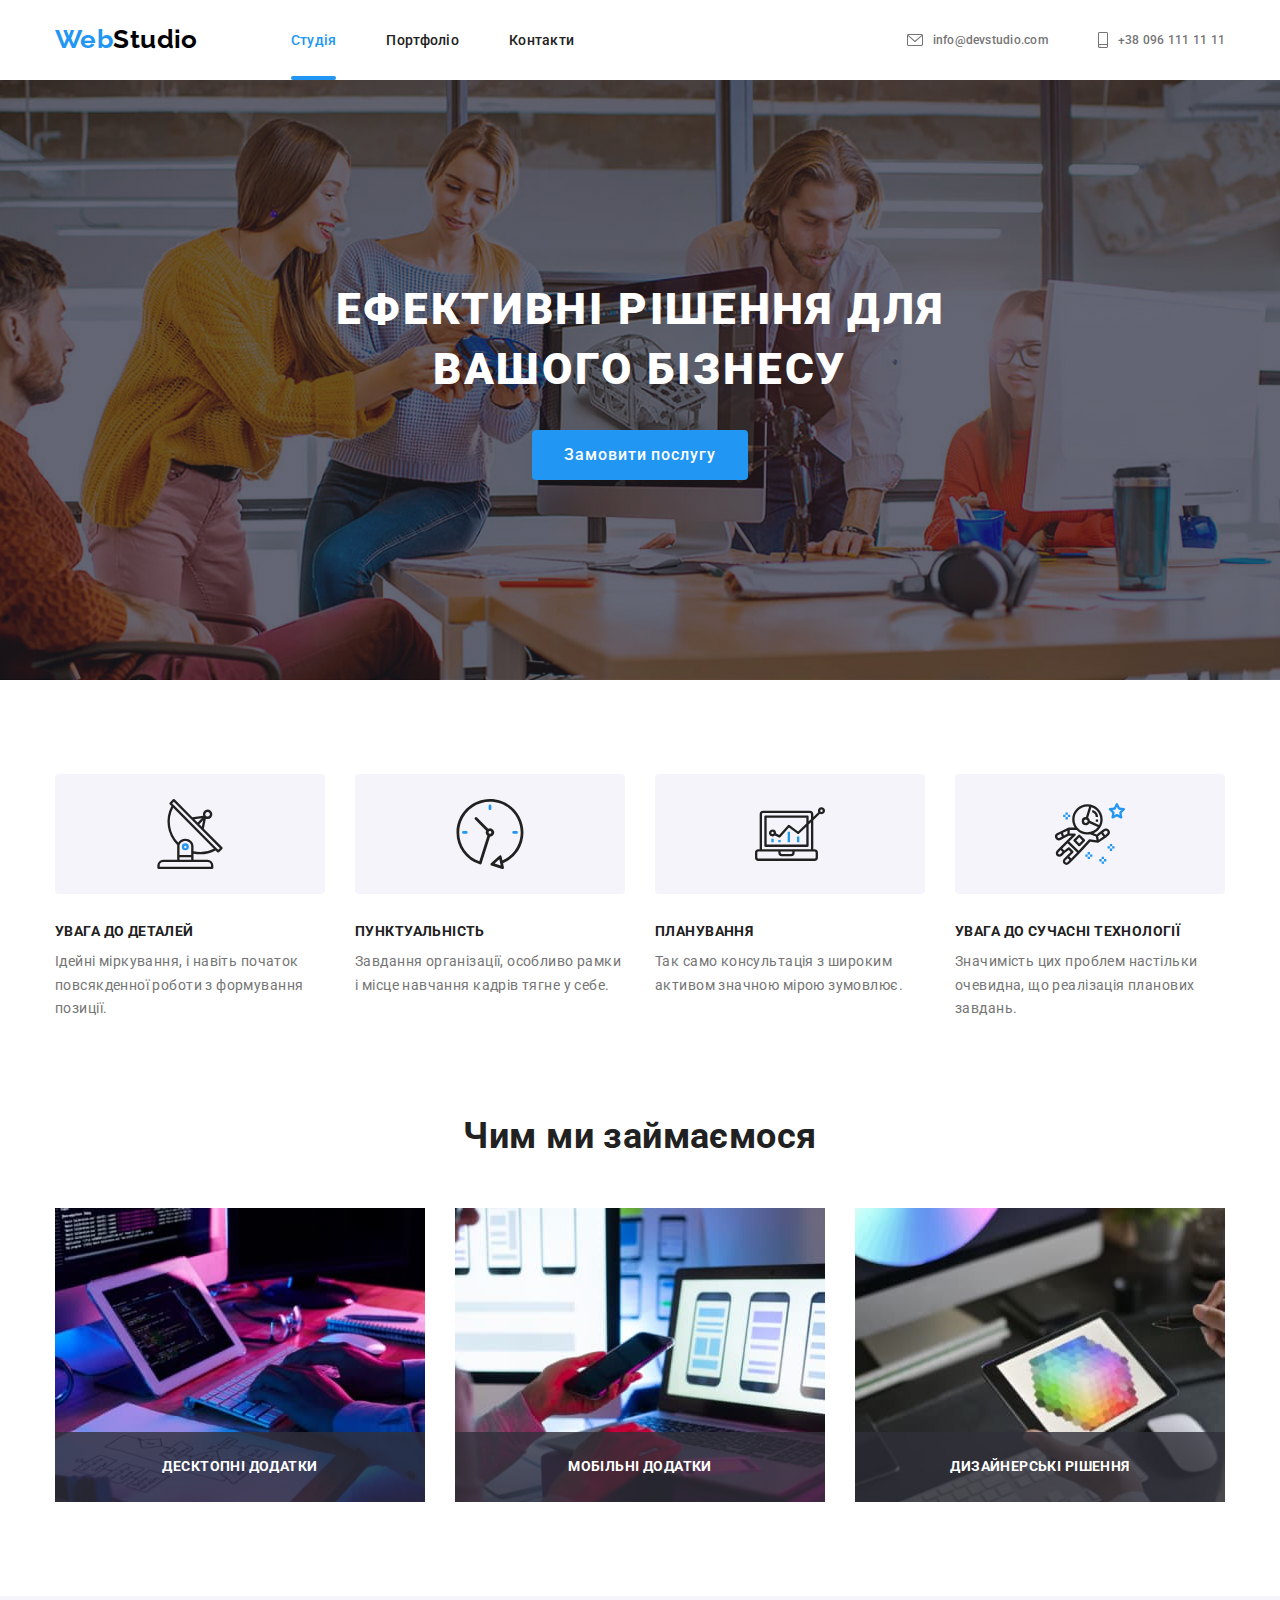
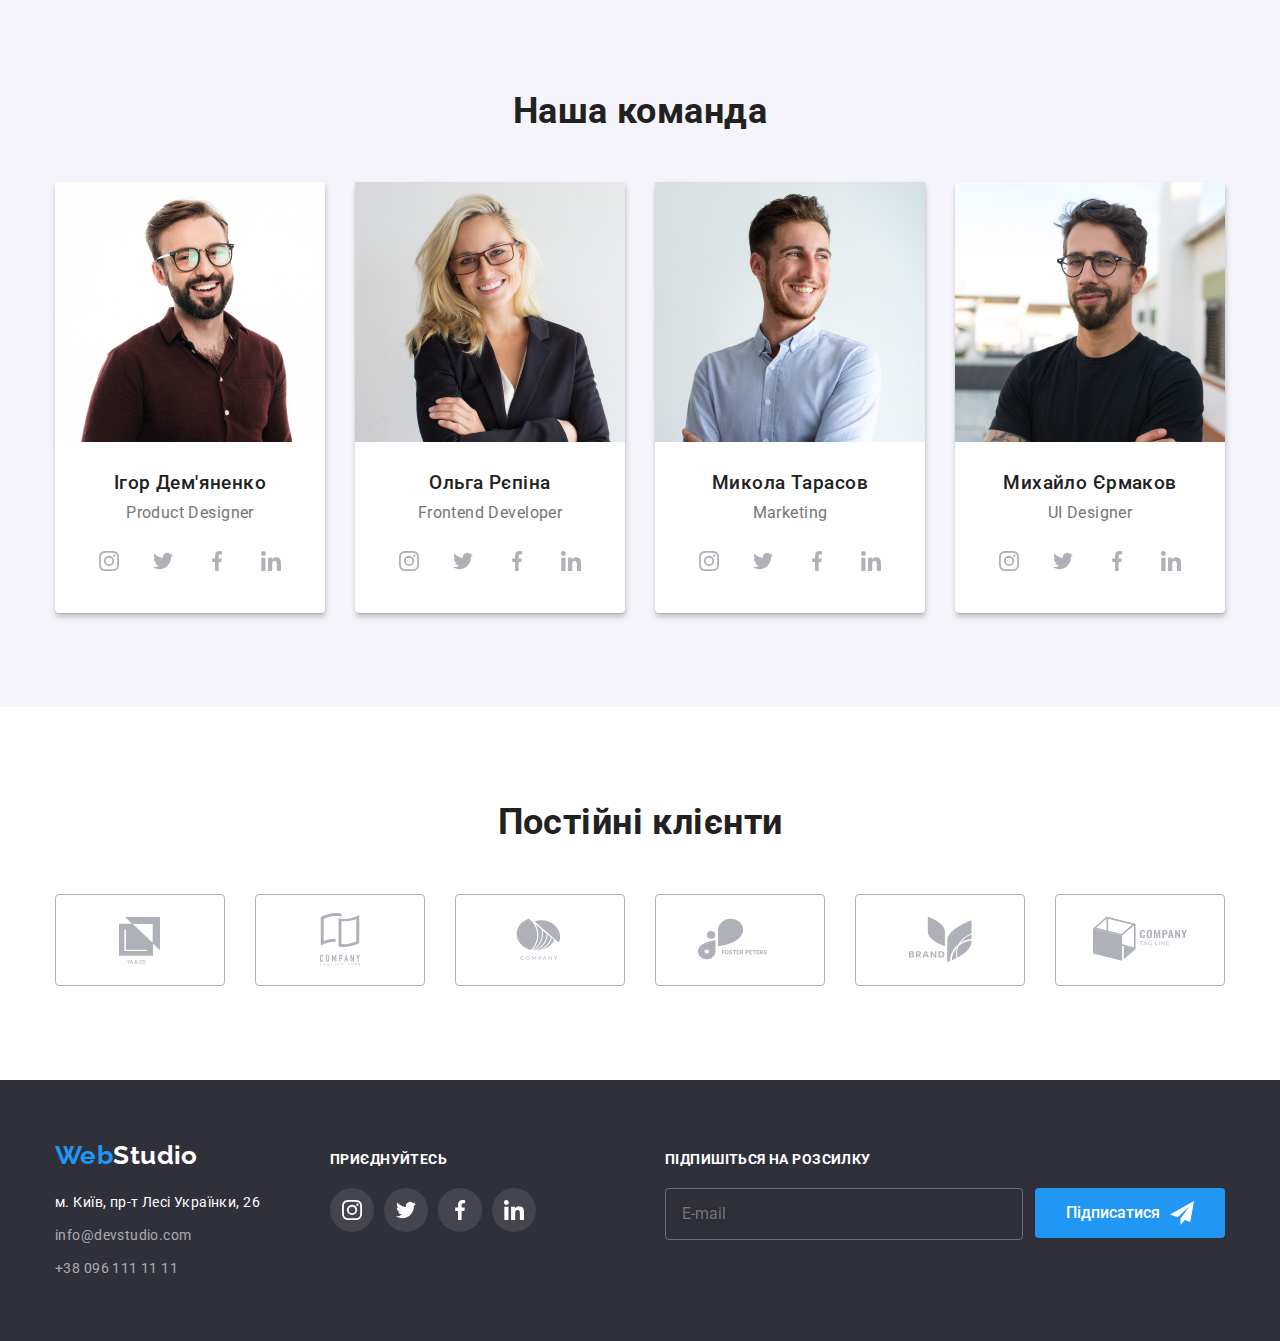
<file: index.html>
<!DOCTYPE html>
<html lang="uk">
  <head>
    <meta charset="UTF-8" />
    <meta http-equiv="X-UA-Compatible" content="IE=edge" />
    <meta name="viewport" content="width=device-width, initial-scale=1.0" />
    <link
      href="https://fonts.googleapis.com/css2?family=Raleway:wght@700&family=Roboto:wght@400;500;700;900&display=swap"
      rel="stylesheet"
    />
    <link
      rel="stylesheet"
      href="https://cdnjs.cloudflare.com/ajax/libs/modern-normalize/1.1.0/modern-normalize.min.css"
    />
    <link rel="stylesheet" href="./css/main.min.css" />
    <title>WebStudio</title>
  </head>
  <body class="page">
    <header class="header">
      <div class="header__container container">
        <nav class="navigation">
          <a href="./index.html" class="logo"
            ><span class="logo__text logo__text--blue">Web</span>Studio</a
          >
          <button
            type="button"
            class="navigation__toggle js-open-menu"
            aria-expanded="false"
            data-menu-button
          >
            <svg class="menu__button" width="40" height="40" aria-label="Перемикач мобільного меню">
              <use class="icon-cross" href="./images/icons.svg#icon-close"></use>
              <use class="icon-menu" href="./images/icons.svg#icon-menu"></use>
            </svg>
          </button>
          <div data-menu class="navigation__container">
            <ul class="site-nav">
              <li class="site-nav__item">
                <a href="./index.html" class="site-nav__link site-nav__link--current">Студія</a>
              </li>
              <li class="site-nav__item">
                <a href="./portfolio.html" class="site-nav__link">Портфоліо</a>
              </li>
              <li class="site-nav__item">
                <a href="" class="site-nav__link">Контакти</a>
              </li>
            </ul>
            <ul class="out-nav">
              <li class="out-nav__item">
                <a href="tel:+380961111111" class="out-nav__link">
                  <svg class="out-nav__icon" width="10" height="16">
                    <use href="./images/icons.svg#icon-phone"></use>
                  </svg>
                  +38 096 111 11 11</a
                >
              </li>
              <li class="out-nav__item">
                <a href="mailto:info@devstudio.com" class="out-nav__link mail">
                  <svg class="out-nav__icon" width="16" height="12">
                    <use href="./images/icons.svg#icon-mail"></use>
                  </svg>
                  info@devstudio.com</a
                >
              </li>
            </ul>
            <ul class="network">
              <li class="network__item"><a href="" class="network__link">Instagram</a></li>
              <li class="network__item"><a href="" class="network__link">Twitter</a></li>
              <li class="network__item"><a href="" class="network__link">Facebook</a></li>
              <li class="network__item"><a href="" class="network__link">LinkedIn</a></li>
            </ul>
          </div>
          <ul class="site-nav tablet">
            <li class="site-nav__item">
              <a href="./index.html" class="site-nav__link site-nav__link--current">Студія</a>
            </li>
            <li class="site-nav__item">
              <a href="./portfolio.html" class="site-nav__link">Портфоліо</a>
            </li>
            <li class="site-nav__item">
              <a href="" class="site-nav__link">Контакти</a>
            </li>
          </ul>
        </nav>
        <ul class="out-nav tablet">
          <li class="out-nav__item">
            <a href="mailto:info@devstudio.com" class="out-nav__link">
              <svg class="out-nav__icon out-nav__icon--mail">
                <use href="./images/icons.svg#icon-mail"></use>
              </svg>
              info@devstudio.com</a
            >
          </li>
          <li class="out-nav__item">
            <a href="tel:+380961111111" class="out-nav__link">
              <svg class="out-nav__icon out-nav__icon--phone">
                <use href="./images/icons.svg#icon-phone"></use>
              </svg>
              +38 096 111 11 11</a
            >
          </li>
        </ul>
      </div>
    </header>

    <main>
      <section class="hero hero--overlay">
        <div class="container">
          <h1 class="hero__title">Ефективні рішення для вашого бізнесу</h1>
          <button data-modal-open type="button" class="hero__btn">Замовити послугу</button>
        </div>
      </section>

      <section class="section section--no-pb">
        <div class="container">
          <h2 class="section__title section__title--hidden">Наші переваги</h2>
          <ul class="features-list">
            <li class="features-list__item">
              <div class="features-list__wrapper">
                <svg class="features-list__icon">
                  <use href="./images/icons.svg#icon-features-1"></use>
                </svg>
              </div>
              <h3 class="features-list__title">УВАГА ДО ДЕТАЛЕЙ</h3>
              <p class="features-list__descr">
                Ідейні міркування, і навіть початок повсякденної роботи з формування позиції.
              </p>
            </li>
            <li class="features-list__item">
              <div class="features-list__wrapper">
                <svg class="features-list__icon">
                  <use href="./images/icons.svg#icon-features-2"></use>
                </svg>
              </div>
              <h3 class="features-list__title">ПУНКТУАЛЬНІСТЬ</h3>
              <p class="features-list__descr">
                Завдання організації, особливо рамки і місце навчання кадрів тягне у себе.
              </p>
            </li>
            <li class="features-list__item">
              <div class="features-list__wrapper">
                <svg class="features-list__icon">
                  <use href="./images/icons.svg#icon-features-3"></use>
                </svg>
              </div>
              <h3 class="features-list__title">ПЛАНУВАННЯ</h3>
              <p class="features-list__descr">
                Так само консультація з широким активом значною мірою зумовлює.
              </p>
            </li>
            <li class="features-list__item">
              <div class="features-list__wrapper">
                <svg class="features-list__icon">
                  <use href="./images/icons.svg#icon-features-4"></use>
                </svg>
              </div>
              <h3 class="features-list__title">УВАГА ДО СУЧАСНІ ТЕХНОЛОГІЇ</h3>
              <p class="features-list__descr">
                Значимість цих проблем настільки очевидна, що реалізація планових завдань.
              </p>
            </li>
          </ul>
        </div>
      </section>

      <section class="section section--desktop">
        <div class="container">
          <h2 class="section__title">Чим ми займаємося</h2>
          <ul class="our-job">
            <li class="our-job__item">
              <picture>
                <source
                  srcset="./images/do/do_1-l.jpg 1x, ./images/do/do_1-l@2x.jpg 2x"
                  media="(min-width:1200px)"
                />
                <img src="./images/do/do_1-l.jpg" alt="працівник" loading="lazy" />
              </picture>
              <p class="our-job__label">Десктопні додатки</p>
            </li>
            <li class="our-job__item">
              <picture>
                <source
                  srcset="./images/do/do_2-l.jpg 1x, ./images/do/do_2-l@2x.jpg 2x"
                  media="(min-width:1200px)"
                />
                <img src="./images/do/do_2-l.jpg" alt="працівник" loading="lazy" />
              </picture>
              <p class="our-job__label">Мобільні додатки</p>
            </li>
            <li class="our-job__item">
              <picture>
                <source
                  srcset="./images/do/do_3-l.jpg 1x, ./images/do/do_3-l@2x.jpg 2x"
                  media="(min-width:1200px)"
                />
                <img src="./images/do/do_3-l.jpg" alt="працівник" loading="lazy" />
              </picture>
              <p class="our-job__label">Дизайнерські рішення</p>
            </li>
          </ul>
        </div>
      </section>

      <section class="section section--grey">
        <div class="container">
          <h2 class="section__title">Наша команда</h2>
          <ul class="workers-list">
            <li class="workers-list__item">
              <picture>
                <source
                  srcset="./images/team/1-l.jpg 1x, ./images/team/1-l@2x.jpg 2x"
                  media="(min-width:1200px)"
                />
                <source
                  srcset="./images/team/1-m.jpg 1x, ./images/team/1-m@2x.jpg 2x"
                  media="(min-width:768px)"
                />
                <source
                  srcset="./images/team/1-s.jpg 1x, ./images/team/1-s@2x.jpg 2x"
                  media="(max-width:767px)"
                />

                <img src="images/team/1-s.jpg" alt="працівник" loading="lazy" />
              </picture>

              <h3 class="workers-list__title">Ігор Дем'яненко</h3>
              <p class="workers-list__descr">Product Designer</p>
              <ul class="workers-social">
                <li class="workers-social__item">
                  <a href="" class="workers-social__link">
                    <svg class="workers-social__icon">
                      <use href="./images/icons.svg#icon-insta"></use>
                    </svg>
                  </a>
                </li>
                <li class="workers-social__item">
                  <a href="" class="workers-social__link">
                    <svg class="workers-social__icon">
                      <use href="./images/icons.svg#icon-twitter"></use>
                    </svg>
                  </a>
                </li>
                <li class="workers-social__item">
                  <a href="" class="workers-social__link">
                    <svg class="workers-social__icon">
                      <use href="./images/icons.svg#icon-facebook"></use>
                    </svg>
                  </a>
                </li>
                <li class="workers-social__item">
                  <a href="" class="workers-social__link">
                    <svg class="workers-social__icon">
                      <use href="./images/icons.svg#icon-linkedin"></use>
                    </svg>
                  </a>
                </li>
              </ul>
            </li>
            <li class="workers-list__item">
              <picture>
                <source
                  srcset="./images/team/2-l.jpg 1x, ./images/team/2-l@2x.jpg 2x"
                  media="(min-width:1200px)"
                />
                <source
                  srcset="./images/team/2-m.jpg 1x, ./images/team/2-m@2x.jpg 2x"
                  media="(min-width:768px)"
                />
                <source
                  srcset="./images/team/2-s.jpg 1x, ./images/team/2-s@2x.jpg 2x"
                  media="(max-width:767px)"
                />

                <img src="images/team/2-s.jpg" alt="працівник" loading="lazy" />
              </picture>
              <h3 class="workers-list__title">Ольга Рєпіна</h3>
              <p class="workers-list__descr">Frontend Developer</p>
              <ul class="workers-social">
                <li class="workers-social__item">
                  <a href="" class="workers-social__link">
                    <svg class="workers-social__icon">
                      <use href="./images/icons.svg#icon-insta"></use>
                    </svg>
                  </a>
                </li>
                <li class="workers-social__item">
                  <a href="" class="workers-social__link">
                    <svg class="workers-social__icon">
                      <use href="./images/icons.svg#icon-twitter"></use>
                    </svg>
                  </a>
                </li>
                <li class="workers-social__item">
                  <a href="" class="workers-social__link">
                    <svg class="workers-social__icon">
                      <use href="./images/icons.svg#icon-facebook"></use>
                    </svg>
                  </a>
                </li>
                <li class="workers-social__item">
                  <a href="" class="workers-social__link">
                    <svg class="workers-social__icon">
                      <use href="./images/icons.svg#icon-linkedin"></use>
                    </svg>
                  </a>
                </li>
              </ul>
            </li>
            <li class="workers-list__item">
              <picture>
                <source
                  srcset="./images/team/3-l.jpg 1x, ./images/team/3-l@2x.jpg 2x"
                  media="(min-width:1200px)"
                />
                <source
                  srcset="./images/team/3-m.jpg 1x, ./images/team/3-m@2x.jpg 2x"
                  media="(min-width:768px)"
                />
                <source
                  srcset="./images/team/3-s.jpg 1x, ./images/team/3-s@2x.jpg 2x"
                  media="(max-width:767px)"
                />

                <img src="images/team/3-s.jpg" alt="працівник" loading="lazy" />
              </picture>
              <h3 class="workers-list__title">Микола Тарасов</h3>
              <p class="workers-list__descr">Marketing</p>
              <ul class="workers-social">
                <li class="workers-social__item">
                  <a href="" class="workers-social__link">
                    <svg class="workers-social__icon">
                      <use href="./images/icons.svg#icon-insta"></use>
                    </svg>
                  </a>
                </li>
                <li class="workers-social__item">
                  <a href="" class="workers-social__link">
                    <svg class="workers-social__icon">
                      <use href="./images/icons.svg#icon-twitter"></use>
                    </svg>
                  </a>
                </li>
                <li class="workers-social__item">
                  <a href="" class="workers-social__link">
                    <svg class="workers-social__icon">
                      <use href="./images/icons.svg#icon-facebook"></use>
                    </svg>
                  </a>
                </li>
                <li class="workers-social__item">
                  <a href="" class="workers-social__link">
                    <svg class="workers-social__icon">
                      <use href="./images/icons.svg#icon-linkedin"></use>
                    </svg>
                  </a>
                </li>
              </ul>
            </li>
            <li class="workers-list__item">
              <picture>
                <source
                  srcset="./images/team/4-l.jpg 1x, ./images/team/4-l@2x.jpg 2x"
                  media="(min-width:1200px)"
                />
                <source
                  srcset="./images/team/4-m.jpg 1x, ./images/team/4-m@2x.jpg 2x"
                  media="(min-width:768px)"
                />
                <source
                  srcset="./images/team/4-s.jpg 1x, ./images/team/4-s@2x.jpg 2x"
                  media="(max-width:767px)"
                />

                <img src="images/team/4-s.jpg" alt="працівник" loading="lazy" />
              </picture>
              <h3 class="workers-list__title">Михайло Єрмаков</h3>
              <p class="workers-list__descr">UI Designer</p>
              <ul class="workers-social">
                <li class="workers-social__item">
                  <a href="" class="workers-social__link">
                    <svg class="workers-social__icon">
                      <use href="./images/icons.svg#icon-insta"></use>
                    </svg>
                  </a>
                </li>
                <li class="workers-social__item">
                  <a href="" class="workers-social__link">
                    <svg class="workers-social__icon">
                      <use href="./images/icons.svg#icon-twitter"></use>
                    </svg>
                  </a>
                </li>
                <li class="workers-social__item">
                  <a href="" class="workers-social__link">
                    <svg class="workers-social__icon">
                      <use href="./images/icons.svg#icon-facebook"></use>
                    </svg>
                  </a>
                </li>
                <li class="workers-social__item">
                  <a href="" class="workers-social__link">
                    <svg class="workers-social__icon">
                      <use href="./images/icons.svg#icon-linkedin"></use>
                    </svg>
                  </a>
                </li>
              </ul>
            </li>
          </ul>
        </div>
      </section>

      <section class="section">
        <div class="container">
          <h2 class="section__title">Постійні клієнти</h2>
          <ul class="clients">
            <li class="clients__item">
              <a href="" class="clients__link">
                <svg class="clients__icon" width="106" height="60">
                  <use href="./images/icons.svg#icon-Client-1"></use>
                </svg>
              </a>
            </li>
            <li class="clients__item">
              <a href="" class="clients__link">
                <svg class="icon" width="106" height="60">
                  <use href="./images/icons.svg#icon-Client-2"></use>
                </svg>
              </a>
            </li>
            <li class="clients__item">
              <a href="" class="clients__link">
                <svg class="clients__icon" width="106" height="60">
                  <use href="./images/icons.svg#icon-Client-3"></use>
                </svg>
              </a>
            </li>
            <li class="clients__item">
              <a href="" class="clients__link">
                <svg class="clients__icon" width="106" height="60">
                  <use href="./images/icons.svg#icon-Client-4"></use>
                </svg>
              </a>
            </li>
            <li class="clients__item">
              <a href="" class="clients__link">
                <svg class="clients__icon" width="106" height="60">
                  <use href="./images/icons.svg#icon-Client-5"></use>
                </svg>
              </a>
            </li>
            <li class="clients__item">
              <a href="" class="clients__link">
                <svg class="clients__icon" width="106" height="60">
                  <use href="./images/icons.svg#icon-Client-6"></use>
                </svg>
              </a>
            </li>
          </ul>
        </div>
      </section>
    </main>

    <footer class="page-footer">
      <div class="container wrapper">
        <div class="page-footer__contacts">
          <a href="./index.html" class="logo logo--white"
            ><span class="logo__text logo__text--blue">Web</span>Studio</a
          >
          <address>
            <ul class="address-list">
              <li class="address-list__item">
                <a
                  href="https://bit.ly/3dlaHwP"
                  target="_blank"
                  rel="norefferrer noopener"
                  class="address-list__link"
                  >м. Київ, пр-т Лесі Українки, 26</a
                >
              </li>
              <li class="address-list__item">
                <a
                  href="mailto:info@devstudio.com"
                  class="address-list__link address-list__link--transparent"
                  >info@devstudio.com</a
                >
              </li>
              <li class="address-list__item">
                <a
                  href="tel:+380961111111"
                  class="address-list__link address-list__link--transparent"
                  >+38 096 111 11 11</a
                >
              </li>
            </ul>
          </address>
        </div>
        <div class="page-footer__social">
          <p class="page-footer__title">Приєднуйтесь</p>
          <ul class="social-list">
            <li class="social-list__item">
              <a href="" class="social-list__link">
                <svg class="social-list__icon">
                  <use href="./images/icons.svg#icon-insta"></use>
                </svg>
              </a>
            </li>
            <li class="social-list__item">
              <a href="" class="social-list__link">
                <svg class="social-list__icon">
                  <use href="./images/icons.svg#icon-twitter"></use>
                </svg>
              </a>
            </li>
            <li class="social-list__item">
              <a href="" class="social-list__link">
                <svg class="social-list__icon">
                  <use href="./images/icons.svg#icon-facebook"></use>
                </svg>
              </a>
            </li>
            <li class="social-list__item">
              <a href="" class="social-list__link">
                <svg class="social-list__icon">
                  <use href="./images/icons.svg#icon-linkedin"></use>
                </svg>
              </a>
            </li>
          </ul>
        </div>
        <div class="page-footer__form">
          <p class="page-footer__title">Підпишіться на розсилку</p>
          <form class="form-signup">
            <label class="form-signup__label">
              <input type="email" name="email" placeholder="E-mail" class="form-signup__input" />
            </label>
            <button type="submit" class="form-signup__btn">
              Підписатися
              <svg class="form-signup__icon">
                <use href="./images/icons.svg#icon-signup"></use>
              </svg>
            </button>
          </form>
        </div>
      </div>
    </footer>

    <div data-modal class="backdrop backdrop--is-hidden">
      <div class="modal">
        <button data-modal-close class="button button--close">
          <svg class="modal__icon">
            <use href="./images/icons.svg#icon-close"></use>
          </svg>
        </button>

        <div class="modal__subtitle">Залиште свої дані, ми вам передзвонимо</div>

        <form class="modal-form" autocomplete="off">
          <div class="modal-form__section">
            <label class="modal-form__label" for="user-name">Ім'я </label>
            <div class="modal-form__wrapper">
              <input
                id="user-name"
                class="modal-form__input"
                type="text"
                name="name"
                placeholder=""
              />
              <svg class="modal-form__icon" width="18" height="18">
                <use href="./images/icons.svg#icon-person"></use>
              </svg>
            </div>
          </div>

          <div class="modal-form__section">
            <label class="modal-form__label" for="user-phone">Телефон </label>
            <div class="modal-form__wrapper">
              <input
                id="user-phone"
                class="modal-form__input"
                type="tel"
                name="phone"
                placeholder=""
              />
              <svg class="modal-form__icon" width="18" height="18">
                <use href="./images/icons.svg#icon-telephone"></use>
              </svg>
            </div>
          </div>

          <div class="modal-form__section">
            <label class="modal-form__label" for="user-mail">Пошта </label>
            <div class="modal-form__wrapper">
              <input
                id="user-mail"
                class="modal-form__input"
                type="email"
                name="email"
                placeholder=""
              />
              <svg class="modal-form__icon" width="18" height="18">
                <use href="./images/icons.svg#icon-email"></use>
              </svg>
            </div>
          </div>

          <div class="modal-form__section">
            <label class="modal-form__label" for="user-coment"> Коментар </label>
            <textarea
              id="user-coment"
              class="modal-form__textarea"
              name="coment"
              rows="7"
              placeholder="Введіть текст"
            ></textarea>
          </div>

          <div class="modal-form__section modal-form__section--center">
            <input
              class="modal-form__input--checkbox"
              id="agree"
              type="checkbox"
              name="agree"
              value="agreement"
            />
            <label class="modal-form__label--checkbox" for="agree">
              <svg class="modal-form__icon--checkbox" width="16" height="15">
                <use class="modal-form__icon--check" href="./images/icons.svg#icon-checkbox"></use>
                <use
                  class="modal-form__icon--checked"
                  href="./images/icons.svg#icon-checkbox-checked"
                ></use>
              </svg>

              <span
                >Погоджуюся з розсилкою та приймаю
                <a href="" class="modal-form__link"> Умови договору</a></span
              >
            </label>
          </div>

          <button type="submit" class="modal-form__btn">Відправити</button>
        </form>
      </div>
    </div>
    <script src="./js/mobile-menu.js"></script>
    <script src="./js/modal.js"></script>
  </body>
</html>
</file>
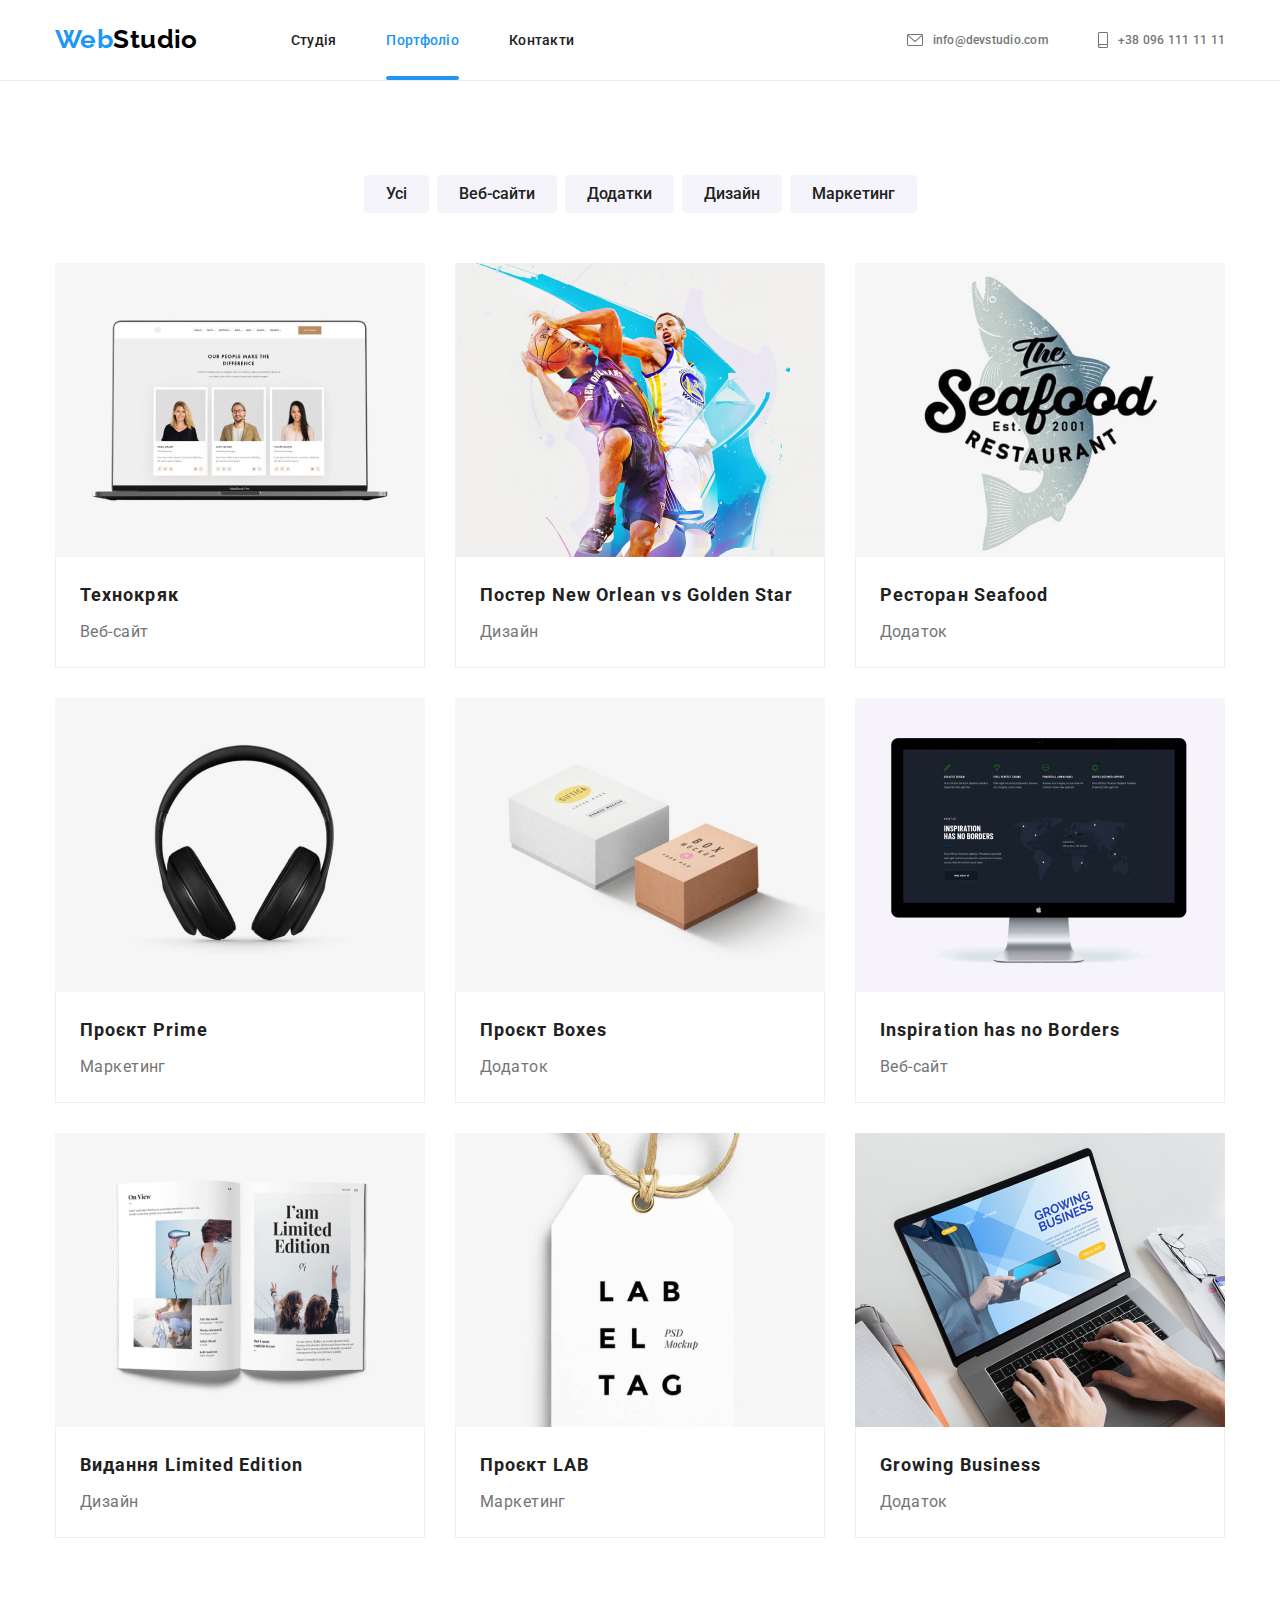
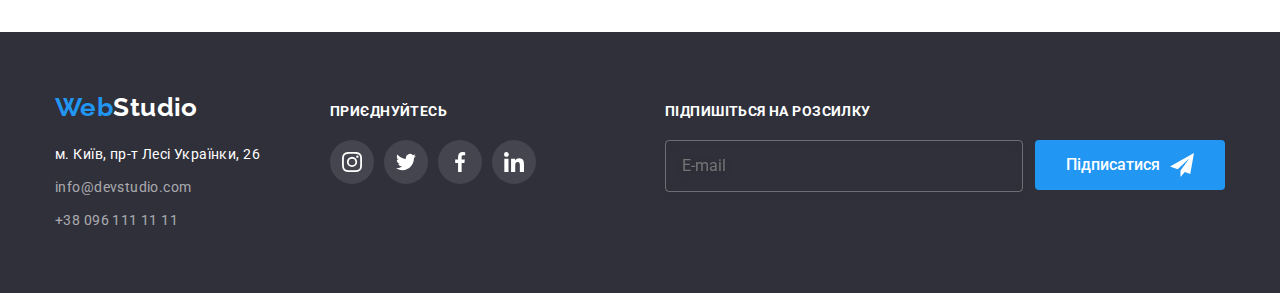
<file: portfolio.html>
<!DOCTYPE html>
<html lang="uk">
  <head>
    <meta charset="UTF-8" />
    <meta http-equiv="X-UA-Compatible" content="IE=edge" />
    <meta name="viewport" content="width=device-width, initial-scale=1.0" />
    <link
      href="https://fonts.googleapis.com/css2?family=Raleway:wght@700&family=Roboto:wght@400;500;700;900&display=swap"
      rel="stylesheet"
    />
    <link
      rel="stylesheet"
      href="https://cdnjs.cloudflare.com/ajax/libs/modern-normalize/1.1.0/modern-normalize.min.css"
    />
    <link rel="stylesheet" href="./css/main.min.css" />
    <title>WebStudio</title>
  </head>
  <body class="page">
    <header class="header header--bb">
      <div class="header__container container">
        <nav class="navigation">
          <a href="./index.html" class="logo"
            ><span class="logo__text logo__text--blue">Web</span>Studio</a
          >
          <button
            type="button"
            class="navigation__toggle js-open-menu"
            aria-expanded="false"
            data-menu-button
          >
            <svg width="40" height="40" aria-label="Перемикач мобільного меню">
              <use class="icon-cross" href="./images/icons.svg#icon-close"></use>
              <use class="icon-menu" href="./images/icons.svg#icon-menu"></use>
            </svg>
          </button>
          <div data-menu class="navigation__container">
            <ul class="site-nav">
              <li class="site-nav__item">
                <a href="./index.html" class="site-nav__link">Студія</a>
              </li>
              <li class="site-nav__item">
                <a href="./portfolio.html" class="site-nav__link site-nav__link--current"
                  >Портфоліо</a
                >
              </li>
              <li class="site-nav__item">
                <a href="" class="site-nav__link">Контакти</a>
              </li>
            </ul>
            <ul class="out-nav">
              <li class="out-nav__item">
                <a href="tel:+380961111111" class="out-nav__link">
                  <svg class="out-nav__icon" width="10" height="16">
                    <use href="./images/icons.svg#icon-phone"></use>
                  </svg>
                  +38 096 111 11 11</a
                >
              </li>
              <li class="out-nav__item">
                <a href="mailto:info@devstudio.com" class="out-nav__link mail">
                  <svg class="out-nav__icon" width="16" height="12">
                    <use href="./images/icons.svg#icon-mail"></use>
                  </svg>
                  info@devstudio.com</a
                >
              </li>
            </ul>
            <ul class="network">
              <li class="network__item"><a href="" class="network__link">Instagram</a></li>
              <li class="network__item"><a href="" class="network__link">Twitter</a></li>
              <li class="network__item"><a href="" class="network__link">Facebook</a></li>
              <li class="network__item"><a href="" class="network__link">LinkedIn</a></li>
            </ul>
          </div>
          <ul class="site-nav tablet">
            <li class="site-nav__item">
              <a href="./index.html" class="site-nav__link">Студія</a>
            </li>
            <li class="site-nav__item">
              <a href="./portfolio.html" class="site-nav__link site-nav__link--current"
                >Портфоліо</a
              >
            </li>
            <li class="site-nav__item">
              <a href="" class="site-nav__link">Контакти</a>
            </li>
          </ul>
        </nav>
        <ul class="out-nav tablet">
          <li class="out-nav__item">
            <a href="mailto:info@devstudio.com" class="out-nav__link">
              <svg class="out-nav__icon" width="16" height="12">
                <use href="./images/icons.svg#icon-mail"></use>
              </svg>
              info@devstudio.com</a
            >
          </li>
          <li class="out-nav__item">
            <a href="tel:+380961111111" class="out-nav__link">
              <svg class="out-nav__icon" width="10" height="16">
                <use href="./images/icons.svg#icon-phone"></use>
              </svg>
              +38 096 111 11 11</a
            >
          </li>
        </ul>
      </div>
    </header>

    <main>
      <section class="section">
        <div class="container">
          <h1 class="section__title section__title--hidden">Наші роботи</h1>
          <ul class="buttons-list">
            <li class="buttons-list__item">
              <button type="button" class="buttons-list__btn">Усі</button>
            </li>
            <li class="buttons-list__item">
              <button type="button" class="buttons-list__btn">Веб-сайти</button>
            </li>
            <li class="buttons-list__item">
              <button type="button" class="buttons-list__btn">Додатки</button>
            </li>
            <li class="buttons-list__item">
              <button type="button" class="buttons-list__btn">Дизайн</button>
            </li>
            <li class="buttons-list__item">
              <button type="button" class="buttons-list__btn">Маркетинг</button>
            </li>
          </ul>

          <ul class="works-list list">
            <li class="works-list__item">
              <a href="" class="works-list__link">
                <div class="works-list__thumb">
                  <picture>
                    <source
                      srcset="./images/works/1-l.jpg 1x, ./images/works/1-l@2x.jpg 2x"
                      media="(min-width:1200px)"
                    />
                    <source
                      srcset="./images/works/1-m.jpg 1x, ./images/works/1-m@2x.jpg 2x"
                      media="(min-width:768px)"
                    />
                    <source
                      srcset="./images/works/1-s.jpg 1x, ./images/works/1-s@2x.jpg 2x"
                      media="(max-width:767px)"
                    />

                    <img src="./images/works/1-s.jpg" alt="Приклад роботи" loading="lazy" />
                  </picture>
                  <div class="works-list__descr">
                    <p class="works-list__text">
                      Ресурс пропонує комплексні пропозиції з різним рівнем функціоналу та сервісів.
                      Все це дозволить відвідувачу отримати вичерпні відомості про компанію чи
                      приватну особу.
                    </p>
                  </div>
                </div>
                <div class="works-list__content">
                  <h2 class="works-list__title">Технокряк</h2>
                  <p class="works-list__subtitle">Веб-сайт</p>
                </div>
              </a>
            </li>
            <li class="works-list__item">
              <a href="" class="works-list__link">
                <div class="works-list__thumb">
                  <picture>
                    <source
                      srcset="./images/works/2-l.jpg 1x, ./images/works/2-l@2x.jpg 2x"
                      media="(min-width:1200px)"
                    />
                    <source
                      srcset="./images/works/2-m.jpg 1x, ./images/works/2-m@2x.jpg 2x"
                      media="(min-width:768px)"
                    />
                    <source
                      srcset="./images/works/2-s.jpg 1x, ./images/works/2-s@2x.jpg 2x"
                      media="(max-width:767px)"
                    />

                    <img src="./images/works/2-s.jpg" alt="Приклад роботи" loading="lazy" />
                  </picture>
                  <div class="works-list__descr">
                    <p class="works-list__text">
                      Ресурс пропонує комплексні пропозиції з різним рівнем функціоналу та сервісів.
                      Все це дозволить відвідувачу отримати вичерпні відомості про компанію чи
                      приватну особу.
                    </p>
                  </div>
                </div>

                <div class="works-list__content">
                  <h2 class="works-list__title">Постер New Orlean vs Golden Star</h2>
                  <p class="works-list__subtitle">Дизайн</p>
                </div>
              </a>
            </li>
            <li class="works-list__item">
              <a href="" class="works-list__link">
                <div class="works-list__thumb">
                  <picture>
                    <source
                      srcset="./images/works/3-l.jpg 1x, ./images/works/3-l@2x.jpg 2x"
                      media="(min-width:1200px)"
                    />
                    <source
                      srcset="./images/works/3-m.jpg 1x, ./images/works/3-m@2x.jpg 2x"
                      media="(min-width:768px)"
                    />
                    <source
                      srcset="./images/works/3-s.jpg 1x, ./images/works/3-s@2x.jpg 2x"
                      media="(max-width:767px)"
                    />

                    <img src="./images/works/3-s.jpg" alt="Приклад роботи" loading="lazy" />
                  </picture>
                  <div class="works-list__descr">
                    <p class="works-list__text">
                      Ресурс пропонує комплексні пропозиції з різним рівнем функціоналу та сервісів.
                      Все це дозволить відвідувачу отримати вичерпні відомості про компанію чи
                      приватну особу.
                    </p>
                  </div>
                </div>
                <div class="works-list__content">
                  <h2 class="works-list__title">Ресторан Seafood</h2>
                  <p class="works-list__subtitle">Додаток</p>
                </div>
              </a>
            </li>
            <li class="works-list__item">
              <a href="" class="works-list__link">
                <div class="works-list__thumb">
                  <picture>
                    <source
                      srcset="./images/works/4-l.jpg 1x, ./images/works/4-l@2x.jpg 2x"
                      media="(min-width:1200px)"
                    />
                    <source
                      srcset="./images/works/4-m.jpg 1x, ./images/works/4-m@2x.jpg 2x"
                      media="(min-width:768px)"
                    />
                    <source
                      srcset="./images/works/4-s.jpg 1x, ./images/works/4-s@2x.jpg 2x"
                      media="(max-width:767px)"
                    />

                    <img src="./images/works/4-s.jpg" alt="Приклад роботи" loading="lazy" />
                  </picture>
                  <div class="works-list__descr">
                    <p class="works-list__text">
                      Ресурс пропонує комплексні пропозиції з різним рівнем функціоналу та сервісів.
                      Все це дозволить відвідувачу отримати вичерпні відомості про компанію чи
                      приватну особу.
                    </p>
                  </div>
                </div>
                <div class="works-list__content">
                  <h2 class="works-list__title">Проєкт Prime</h2>
                  <p class="works-list__subtitle">Маркетинг</p>
                </div>
              </a>
            </li>
            <li class="works-list__item">
              <a href="" class="works-list__link">
                <div class="works-list__thumb">
                  <picture>
                    <source
                      srcset="./images/works/5-l.jpg 1x, ./images/works/5-l@2x.jpg 2x"
                      media="(min-width:1200px)"
                    />
                    <source
                      srcset="./images/works/5-m.jpg 1x, ./images/works/5-m@2x.jpg 2x"
                      media="(min-width:768px)"
                    />
                    <source
                      srcset="./images/works/5-s.jpg 1x, ./images/works/5-s@2x.jpg 2x"
                      media="(max-width:767px)"
                    />

                    <img src="./images/works/5-s.jpg" alt="Приклад роботи" loading="lazy" />
                  </picture>
                  <div class="works-list__descr">
                    <p class="works-list__text">
                      Ресурс пропонує комплексні пропозиції з різним рівнем функціоналу та сервісів.
                      Все це дозволить відвідувачу отримати вичерпні відомості про компанію чи
                      приватну особу.
                    </p>
                  </div>
                </div>
                <div class="works-list__content">
                  <h2 class="works-list__title">Проєкт Boxes</h2>
                  <p class="works-list__subtitle">Додаток</p>
                </div>
              </a>
            </li>
            <li class="works-list__item">
              <a href="" class="works-list__link">
                <div class="works-list__thumb">
                  <picture>
                    <source
                      srcset="./images/works/6-l.jpg 1x, ./images/works/6-l@2x.jpg 2x"
                      media="(min-width:1200px)"
                    />
                    <source
                      srcset="./images/works/6-m.jpg 1x, ./images/works/6-m@2x.jpg 2x"
                      media="(min-width:768px)"
                    />
                    <source
                      srcset="./images/works/6-s.jpg 1x, ./images/works/6-s@2x.jpg 2x"
                      media="(max-width:767px)"
                    />

                    <img src="./images/works/6-s.jpg" alt="Приклад роботи" loading="lazy" />
                  </picture>
                  <div class="works-list__descr">
                    <p class="works-list__text">
                      Ресурс пропонує комплексні пропозиції з різним рівнем функціоналу та сервісів.
                      Все це дозволить відвідувачу отримати вичерпні відомості про компанію чи
                      приватну особу.
                    </p>
                  </div>
                </div>
                <div class="works-list__content">
                  <h2 class="works-list__title">Inspiration has no Borders</h2>
                  <p class="works-list__subtitle">Веб-сайт</p>
                </div>
              </a>
            </li>
            <li class="works-list__item">
              <a href="" class="works-list__link">
                <div class="works-list__thumb">
                  <picture>
                    <source
                      srcset="./images/works/7-l.jpg 1x, ./images/works/7-l@2x.jpg 2x"
                      media="(min-width:1200px)"
                    />
                    <source
                      srcset="./images/works/7-m.jpg 1x, ./images/works/7-m@2x.jpg 2x"
                      media="(min-width:768px)"
                    />
                    <source
                      srcset="./images/works/7-s.jpg 1x, ./images/works/7-s@2x.jpg 2x"
                      media="(max-width:767px)"
                    />

                    <img src="./images/works/7-s.jpg" alt="Приклад роботи" loading="lazy" />
                  </picture>
                  <div class="works-list__descr">
                    <p class="works-list__text">
                      Ресурс пропонує комплексні пропозиції з різним рівнем функціоналу та сервісів.
                      Все це дозволить відвідувачу отримати вичерпні відомості про компанію чи
                      приватну особу.
                    </p>
                  </div>
                </div>
                <div class="works-list__content">
                  <h2 class="works-list__title">Видання Limited Edition</h2>
                  <p class="works-list__subtitle">Дизайн</p>
                </div>
              </a>
            </li>
            <li class="works-list__item">
              <a href="" class="works-list__link">
                <div class="works-list__thumb">
                  <picture>
                    <source
                      srcset="./images/works/8-l.jpg 1x, ./images/works/8-l@2x.jpg 2x"
                      media="(min-width:1200px)"
                    />
                    <source
                      srcset="./images/works/8-m.jpg 1x, ./images/works/8-m@2x.jpg 2x"
                      media="(min-width:768px)"
                    />
                    <source
                      srcset="./images/works/8-s.jpg 1x, ./images/works/8-s@2x.jpg 2x"
                      media="(max-width:767px)"
                    />

                    <img src="./images/works/8-s.jpg" alt="Приклад роботи" loading="lazy" />
                  </picture>
                  <div class="works-list__descr">
                    <p class="works-list__text">
                      Ресурс пропонує комплексні пропозиції з різним рівнем функціоналу та сервісів.
                      Все це дозволить відвідувачу отримати вичерпні відомості про компанію чи
                      приватну особу.
                    </p>
                  </div>
                </div>
                <div class="works-list__content">
                  <h2 class="works-list__title">Проєкт LAB</h2>
                  <p class="works-list__subtitle">Маркетинг</p>
                </div>
              </a>
            </li>
            <li class="works-list__item">
              <a href="" class="works-list__link">
                <div class="works-list__thumb">
                  <picture>
                    <source
                      srcset="./images/works/9-l.jpg 1x, ./images/works/9-l@2x.jpg 2x"
                      media="(min-width:1200px)"
                    />
                    <source
                      srcset="./images/works/9-m.jpg 1x, ./images/works/9-m@2x.jpg 2x"
                      media="(min-width:768px)"
                    />
                    <source
                      srcset="./images/works/9-s.jpg 1x, ./images/works/9-s@2x.jpg 2x"
                      media="(max-width:767px)"
                    />

                    <img src="./images/works/9-s.jpg" alt="Приклад роботи" loading="lazy" />
                  </picture>
                  <div class="works-list__descr">
                    <p class="works-list__text">
                      Ресурс пропонує комплексні пропозиції з різним рівнем функціоналу та сервісів.
                      Все це дозволить відвідувачу отримати вичерпні відомості про компанію чи
                      приватну особу.
                    </p>
                  </div>
                </div>
                <div class="works-list__content">
                  <h2 class="works-list__title">Growing Business</h2>
                  <p class="works-list__subtitle">Додаток</p>
                </div>
              </a>
            </li>
          </ul>
        </div>
      </section>
    </main>

    <footer class="page-footer">
      <div class="container wrapper">
        <div class="page-footer__contacts">
          <a href="./index.html" class="logo logo--white"
            ><span class="logo__text logo__text--blue">Web</span>Studio</a
          >
          <address>
            <ul class="address-list">
              <li class="address-list__item">
                <a
                  href="https://bit.ly/3dlaHwP"
                  target="_blank"
                  rel="norefferrer noopener"
                  class="address-list__link"
                  >м. Київ, пр-т Лесі Українки, 26</a
                >
              </li>
              <li class="address-list__item">
                <a
                  href="mailto:info@devstudio.com"
                  class="address-list__link address-list__link--transparent"
                  >info@devstudio.com</a
                >
              </li>
              <li class="address-list__item">
                <a
                  href="tel:+380961111111"
                  class="address-list__link address-list__link--transparent"
                  >+38 096 111 11 11</a
                >
              </li>
            </ul>
          </address>
        </div>
        <div class="page-footer__social">
          <p class="page-footer__title">Приєднуйтесь</p>
          <ul class="social-list">
            <li class="social-list__item">
              <a href="" class="social-list__link">
                <svg class="social-list__icon">
                  <use href="./images/icons.svg#icon-insta"></use>
                </svg>
              </a>
            </li>
            <li class="social-list__item">
              <a href="" class="social-list__link">
                <svg class="social-list__icon">
                  <use href="./images/icons.svg#icon-twitter"></use>
                </svg>
              </a>
            </li>
            <li class="social-list__item">
              <a href="" class="social-list__link">
                <svg class="social-list__icon">
                  <use href="./images/icons.svg#icon-facebook"></use>
                </svg>
              </a>
            </li>
            <li class="social-list__item">
              <a href="" class="social-list__link">
                <svg class="social-list__icon">
                  <use href="./images/icons.svg#icon-linkedin"></use>
                </svg>
              </a>
            </li>
          </ul>
        </div>
        <div class="page-footer__form">
          <p class="page-footer__title">Підпишіться на розсилку</p>
          <form class="form-signup">
            <label class="form-signup__label">
              <input type="email" name="email" placeholder="E-mail" class="form-signup__input" />
            </label>
            <button type="submit" class="form-signup__btn">
              Підписатися
              <svg class="form-signup__icon">
                <use href="./images/icons.svg#icon-signup"></use>
              </svg>
            </button>
          </form>
        </div>
      </div>
    </footer>

    <script src="./js/mobile-menu.js"></script>
  </body>
</html>
</file>
<file: css/main.min.css>
h1,h2,h3,h4,h5,h6,p{margin:0;padding:0}a,a:visited{text-decoration:none}img{display:block;max-width:100%;height:auto}ul{margin:0;padding:0;list-style:none}.page{background-color:#fff;color:#757575;font-family:Roboto,sans-serif;font-size:14px;letter-spacing:.03em}.header{position:relative}@media only screen and (min-width: 768px){.header__container{display:flex;align-items:center;justify-content:center}}.header--bb{border-bottom:1px solid #ececec}.container{margin:0 auto;padding:0 15px}.container--bb{border-bottom:1px solid #ececec}@media only screen and (min-width: 480px){.container{max-width:480px}}@media only screen and (min-width: 768px){.container{max-width:768px}}@media only screen and (min-width: 1200px){.container{max-width:1200px}}.navigation{display:flex;align-items:center;justify-content:space-between;min-height:60px}@media only screen and (min-width: 768px){.navigation{display:flex;align-items:center;justify-content:center}}.navigation__toggle{display:flex;align-items:center;justify-content:center;margin:0;padding:0;background-color:rgba(0,0,0,0);cursor:pointer;border:none;border-radius:50%;outline:none;z-index:1000}@media only screen and (min-width: 768px){.navigation__toggle{display:none}}.navigation__toggle .icon-cross{display:none}.navigation__toggle.is-open .icon-cross{display:block}.navigation__toggle.is-open .icon-menu{display:none}.navigation__container{position:fixed;top:0;left:0%;width:100%;height:100%;display:flex;flex-direction:column;background-color:#fff;padding:48px 40px;transform:translateX(100%);transition:transform 250ms cubic-bezier(0.4, 0, 0.2, 1)}.navigation__container.is-open{transform:translateX(0);z-index:999}@media only screen and (min-width: 768px){.navigation__container{display:none}}.menu__button:hover,.menu__button:focus{fill:#2196f3}@media only screen and (max-width: 767px){.network{display:flex;flex-wrap:wrap;margin-top:64px;gap:20px}}@media only screen and (max-width: 767px){.network__item{position:relative}.network__item:not(:last-child)::after{content:"";position:absolute;right:-21px;bottom:11px;transform:rotate(90deg);width:22px;height:1px;background-color:rgba(33,33,33,.2)}}@media only screen and (max-width: 767px){.network__link{color:#2196f3;font-weight:500;font-size:18px;line-height:1.2222222222;letter-spacing:.02em}}.logo{color:#000;font-family:Raleway,sans-serif;font-weight:700;font-size:26px;line-height:1.2;text-decoration:none}.logo--white{display:inline-block;margin-bottom:20px;color:#fff}.logo__text--blue{color:#2196f3}.site-nav{display:block}@media only screen and (max-width: 767px){.site-nav{margin-bottom:auto}.site-nav.tablet{display:none}}@media only screen and (min-width: 768px){.site-nav{display:flex;align-items:center;justify-content:center;margin-left:93px;gap:50px}}@media only screen and (max-width: 767px){.site-nav__item:not(:last-child){margin-bottom:36px}}.site-nav__link{font-weight:500;font-size:40px;line-height:1.175;color:#212121;letter-spacing:.02em;text-decoration:none;transition:color 250ms cubic-bezier(0.4, 0, 0.2, 1)}@media only screen and (min-width: 768px){.site-nav__link{position:relative;display:inline-flex;align-items:center;justify-content:center;padding-top:32px;padding-bottom:32px;font-size:14px;line-height:1.1428571429}}.site-nav__link:hover,.site-nav__link:focus{color:#2196f3}.site-nav__link--current{color:#2196f3}@media only screen and (min-width: 768px){.site-nav__link--current::after{content:"";position:absolute;left:0;bottom:0;width:100%;height:4px;background-color:#2196f3;border-radius:2px}}.out-nav{display:block}@media only screen and (max-width: 767px){.out-nav.tablet{display:none}}@media only screen and (min-width: 768px){.out-nav{display:flex;align-items:flex-start;justify-content:center;margin-left:auto;gap:10px;flex-direction:column}}@media only screen and (min-width: 1200px){.out-nav{display:flex;align-items:center;justify-content:center;flex-direction:row;gap:50px}}@media only screen and (max-width: 767px){.out-nav__item:not(:last-child){margin-bottom:32px}}.out-nav__link{font-weight:500;font-size:24px;line-height:1.1764705882;color:#2196f3;letter-spacing:.02em;transition:color 250ms cubic-bezier(0.4, 0, 0.2, 1)}@media only screen and (min-width: 768px){.out-nav__link{display:flex;align-items:center;justify-content:center;color:#757575;font-size:12px;line-height:1.1666666667}}@media only screen and (min-width: 1200px){.out-nav__link{padding-top:32px;padding-bottom:32px}}.out-nav__link:focus,.out-nav__link:hover,.out-nav__link .out-nav__icon:hover{color:#2196f3;fill:#2196f3}@media only screen and (max-width: 767px){.out-nav__link.mail{color:#757575;font-size:24px;line-height:1.1666666667}}@media only screen and (max-width: 767px){.out-nav__icon{display:none}}@media only screen and (min-width: 768px){.out-nav__icon{margin-right:10px;fill:currentColor}.out-nav__icon--mail{width:14px;height:10px}.out-nav__icon--phone{width:10px;height:14px}}@media only screen and (min-width: 1200px){.out-nav__icon--mail{width:16px;height:12px}.out-nav__icon--phone{width:10px;height:16px}}.hero__btn{display:inline-flex;justify-content:center;align-items:center;width:200px;height:50px;padding:0;background-color:#2196f3;color:#fff;font-family:inherit;font-weight:500;font-size:16px;line-height:1.62;cursor:pointer;border-radius:4px;border:none;transition:box-shadow 250ms cubic-bezier(0.4, 0, 0.2, 1),color 250ms cubic-bezier(0.4, 0, 0.2, 1),background-color 250ms cubic-bezier(0.4, 0, 0.2, 1);font-weight:700;line-height:1.87;letter-spacing:.06em}.hero__btn:hover,.hero__btn:focus{background-color:#2196f3;color:#fff;box-shadow:0px 1px 1px rgba(0,0,0,.12),0px 4px 4px rgba(0,0,0,.06),1px 4px 6px rgba(0,0,0,.16)}@media only screen and (min-width: 768px){.hero__btn{display:inline-flex;justify-content:center;align-items:center;width:216px;height:50px;padding:0;background-color:#2196f3;color:#fff;font-family:inherit;font-weight:500;font-size:16px;line-height:1.62;cursor:pointer;border-radius:4px;border:none;transition:box-shadow 250ms cubic-bezier(0.4, 0, 0.2, 1),color 250ms cubic-bezier(0.4, 0, 0.2, 1),background-color 250ms cubic-bezier(0.4, 0, 0.2, 1)}.hero__btn:hover,.hero__btn:focus{background-color:#2196f3;color:#fff;box-shadow:0px 1px 1px rgba(0,0,0,.12),0px 4px 4px rgba(0,0,0,.06),1px 4px 6px rgba(0,0,0,.16)}}.form-signup__btn{display:inline-flex;justify-content:center;align-items:center;width:200px;height:50px;padding:0;background-color:#2196f3;color:#fff;font-family:inherit;font-weight:500;font-size:16px;line-height:1.62;cursor:pointer;border-radius:4px;border:none;transition:box-shadow 250ms cubic-bezier(0.4, 0, 0.2, 1),color 250ms cubic-bezier(0.4, 0, 0.2, 1),background-color 250ms cubic-bezier(0.4, 0, 0.2, 1);padding:10px 28px}.form-signup__btn:hover,.form-signup__btn:focus{background-color:#2196f3;color:#fff;box-shadow:0px 1px 1px rgba(0,0,0,.12),0px 4px 4px rgba(0,0,0,.06),1px 4px 6px rgba(0,0,0,.16)}@media only screen and (min-width: 1200px){.form-signup__btn{margin-left:12px}}.modal-form__btn{display:inline-flex;justify-content:center;align-items:center;width:215px;height:50px;padding:0;background-color:#2196f3;color:#fff;font-family:inherit;font-weight:500;font-size:16px;line-height:1.62;cursor:pointer;border-radius:4px;border:none;transition:box-shadow 250ms cubic-bezier(0.4, 0, 0.2, 1),color 250ms cubic-bezier(0.4, 0, 0.2, 1),background-color 250ms cubic-bezier(0.4, 0, 0.2, 1);display:block;margin-top:30px;margin-left:auto;margin-right:auto}.modal-form__btn:hover,.modal-form__btn:focus{background-color:#2196f3;color:#fff;box-shadow:0px 1px 1px rgba(0,0,0,.12),0px 4px 4px rgba(0,0,0,.06),1px 4px 6px rgba(0,0,0,.16)}@media only screen and (max-width: 479px){.modal-form__btn{display:inline-flex;justify-content:center;align-items:center;width:194px;height:50px;padding:0;background-color:#2196f3;color:#fff;font-family:inherit;font-weight:500;font-size:16px;line-height:1.62;cursor:pointer;border-radius:4px;border:none;transition:box-shadow 250ms cubic-bezier(0.4, 0, 0.2, 1),color 250ms cubic-bezier(0.4, 0, 0.2, 1),background-color 250ms cubic-bezier(0.4, 0, 0.2, 1);display:block;margin-left:auto;margin-right:auto}.modal-form__btn:hover,.modal-form__btn:focus{background-color:#2196f3;color:#fff;box-shadow:0px 1px 1px rgba(0,0,0,.12),0px 4px 4px rgba(0,0,0,.06),1px 4px 6px rgba(0,0,0,.16)}}.modal-form__btn:hover,.modal-form__btn:focus{background-color:#188ce8}.buttons-list__btn{display:inline-flex;justify-content:center;align-items:center;width:auto;height:38px;padding:0;background-color:#2196f3;color:#fff;font-family:inherit;font-weight:500;font-size:16px;line-height:1.62;cursor:pointer;border-radius:4px;border:none;transition:box-shadow 250ms cubic-bezier(0.4, 0, 0.2, 1),color 250ms cubic-bezier(0.4, 0, 0.2, 1),background-color 250ms cubic-bezier(0.4, 0, 0.2, 1);padding:6px 22px;background-color:#f5f4fa;color:#212121}.buttons-list__btn:hover,.buttons-list__btn:focus{background-color:#2196f3;color:#fff;box-shadow:0px 1px 1px rgba(0,0,0,.12),0px 4px 4px rgba(0,0,0,.06),1px 4px 6px rgba(0,0,0,.16)}.buttons-list__btn:hover,.buttons-list__btn:focus{background-color:#2196f3;color:#fff;box-shadow:0px 3px 1px rgba(0,0,0,.1),0px 1px 2px rgba(0,0,0,.08),0px 2px 2px rgba(0,0,0,.12)}.buttons-list{display:flex;align-items:center;justify-content:flex-start;flex-wrap:wrap;margin-bottom:40px;column-gap:8px;row-gap:15px}@media only screen and (max-width: 767px){.buttons-list{max-width:326px}}@media only screen and (min-width: 768px){.buttons-list{justify-content:center;margin-bottom:30px}}@media only screen and (min-width: 1200px){.buttons-list{margin-bottom:50px}}.button--close{position:absolute;top:8px;right:8px;width:30px;height:30px;display:inline-flex;align-items:center;justify-content:center;fill:#000;cursor:pointer;background-color:#fff;border:1px solid rgba(0,0,0,.1);border-radius:50%}.button--close:hover,.button--close:focus{fill:#2196f3}.hero{padding-top:118px;padding-bottom:118px;text-align:center;background-color:#2f303a}@media only screen and (min-width: 1200px){.hero{padding-top:200px;padding-bottom:200px}}.hero--overlay{max-width:1600px;margin-left:auto;margin-right:auto;background-image:linear-gradient(to right, rgba(47, 48, 58, 0.4), rgba(47, 48, 58, 0.4)),url("../images/bg/bg-s.jpg");background-repeat:no-repeat;background-size:480px 400px;background-size:cover;background-position:center}@media(min-device-pixel-ratio: 2),(-webkit-min-device-pixel-ratio: 2),(min-resolution: 192dpi),(min-resolution: 2dppx){.hero--overlay{background-image:linear-gradient(to right, rgba(47, 48, 58, 0.4), rgba(47, 48, 58, 0.4)),url("../images/bg/bg-s@2x.jpg")}}@media screen and (min-width: 481px){.hero--overlay{background-image:linear-gradient(to right, rgba(47, 48, 58, 0.4), rgba(47, 48, 58, 0.4)),url("../images/bg/bg-m.jpg")}}@media screen and (min-width: 481px)and (min-device-pixel-ratio: 2),screen and (min-width: 481px)and (-webkit-min-device-pixel-ratio: 2),screen and (min-width: 481px)and (min-resolution: 192dpi),screen and (min-width: 481px)and (min-resolution: 2dppx){.hero--overlay{background-image:linear-gradient(to right, rgba(47, 48, 58, 0.4), rgba(47, 48, 58, 0.4)),url("../images/bg/bg-m@2x.jpg")}}@media screen and (min-width: 769px){.hero--overlay{background-image:linear-gradient(to right, rgba(47, 48, 58, 0.4), rgba(47, 48, 58, 0.4)),url("../images/bg/bg-l.jpg")}}@media screen and (min-width: 769px)and (min-device-pixel-ratio: 2),screen and (min-width: 769px)and (-webkit-min-device-pixel-ratio: 2),screen and (min-width: 769px)and (min-resolution: 192dpi),screen and (min-width: 769px)and (min-resolution: 2dppx){.hero--overlay{background-image:linear-gradient(to right, rgba(47, 48, 58, 0.4), rgba(47, 48, 58, 0.4)),url("../images/bg/bg-l@2x.jpg")}}.hero__title{max-width:360px;font-weight:900;font-size:26px;line-height:1.6153846154;letter-spacing:.06em;text-transform:uppercase;margin-right:auto;margin-left:auto;margin-bottom:30px;color:#fff}@media only screen and (min-width: 1200px){.hero__title{max-width:696px;font-size:44px;line-height:1.36}}.section{padding-top:60px;padding-bottom:60px}.section--grey{background-color:#f5f4fa}@media only screen and (max-width: 1199px){.section--desktop{display:none}}@media only screen and (min-width: 1200px){.section{padding-top:94px;padding-bottom:94px}}@media only screen and (min-width: 1200px){.section--no-pb{padding-bottom:0}}.section__title{margin-bottom:30px;color:#212121;font-weight:700;font-size:28px;line-height:1.1785714286;text-align:center}.section__title--hidden{position:absolute;white-space:nowrap;width:1px;height:1px;overflow:hidden;border:0;padding:0;clip:rect(0 0 0 0);clip-path:inset(50%);margin:-1px}@media only screen and (min-width: 1200px){.section__title{margin-bottom:50px;font-size:36px}}@media only screen and (min-width: 768px){.features-list{display:flex;gap:30px;flex-wrap:wrap}}@media only screen and (min-width: 768px){.features-list__item{width:calc((100% - 60px)/2)}}@media only screen and (min-width: 1200px){.features-list__item{width:270px}}@media only screen and (max-width: 767px){.features-list__item:not(:last-child){margin-bottom:30px}}.features-list__wrapper{display:flex;justify-content:center;align-items:center;height:120px;margin-bottom:30px;border-radius:4px;background-color:#f5f4fa;background-position:center;background-repeat:no-repeat}.features-list__icon{width:70px;height:70px}.features-list__title{text-align:center;margin-bottom:10px;color:#212121;font-size:14px;font-weight:700;line-height:1.14;text-transform:uppercase}@media only screen and (min-width: 768px){.features-list__title{text-align:left}}.features-list__descr{line-height:1.71}.our-job{display:flex;align-items:center;justify-content:center;gap:30px}.our-job__item{position:relative}.our-job__label{position:absolute;width:100%;bottom:0;display:flex;align-items:center;justify-content:center;height:70px;font-weight:700;line-height:1.12;text-align:center;text-transform:uppercase;color:#fff;background-color:rgba(47,48,58,.8)}.workers-list{font-size:16px;line-height:1.18}@media only screen and (min-width: 768px){.workers-list{display:flex;flex-wrap:wrap;gap:30px}}.workers-list__item{margin:0 auto;max-width:450px;max-height:622px;height:100%;text-align:center;box-shadow:0px 1px 1px rgba(0,0,0,.12),0px 4px 4px rgba(0,0,0,.06),1px 4px 6px rgba(0,0,0,.16);border-radius:0px 0px 4px 4px;background-color:#fff}@media only screen and (min-width: 768px){.workers-list__item{width:calc((100% - 30px)/2)}}@media only screen and (min-width: 1200px){.workers-list__item{width:270px}}@media only screen and (max-width: 767px){.workers-list__item:not(:last-child){margin-bottom:30px}}.workers-list__title{margin-top:30px;margin-bottom:10px;color:#212121;font-weight:500}.workers-list__descr{margin-bottom:16px}.workers-social{display:flex;align-items:center;justify-content:center;gap:10px;padding-bottom:24px}@media only screen and (min-width: 1200px){.workers-social{padding-bottom:30px}}.workers-social__link{display:inline-flex;align-items:center;justify-content:center;width:44px;height:44px;border-radius:50%;fill:#afb1b8;background-color:rgba(0,0,0,0);transition:background-color 250ms cubic-bezier(0.4, 0, 0.2, 1),fill 250ms cubic-bezier(0.4, 0, 0.2, 1)}.workers-social__link:hover,.workers-social__link:focus{background-color:#2196f3;fill:#fff}.workers-social__icon{width:20px;height:20px}.clients{display:flex;align-items:center;justify-content:center;flex-wrap:wrap;gap:30px}.clients__item{height:92px;width:calc((100% - 30px)/2)}@media only screen and (min-width: 768px){.clients__item{width:calc((100% - 60px)/3)}}@media only screen and (min-width: 1200px){.clients__item{width:170px}}.clients__link{display:inline-flex;align-items:center;justify-content:center;width:100%;height:100%;fill:#afb1b8;border:1px solid #afb1b8;border-radius:4px;transition:fill 250ms cubic-bezier(0.4, 0, 0.2, 1),border 250ms cubic-bezier(0.4, 0, 0.2, 1)}.clients__link:hover,.clients__link:focus{fill:#2196f3;border:1px solid #2196f3}.works-list{display:flex;flex-wrap:wrap;gap:30px}@media only screen and (min-width: 768px){.works-list__item{width:calc((100% - 30px)/2)}}@media only screen and (min-width: 1200px){.works-list__item{width:calc((100% - 60px)/3)}}.works-list__link{display:flex;flex-direction:column;height:100%;list-style:none;text-decoration:none;overflow:hidden;transition:box-shadow 250ms cubic-bezier(0.4, 0, 0.2, 1)}.works-list__link:hover,.works-list__link:focus{box-shadow:0px 1px 1px rgba(0,0,0,.12),0px 4px 4px rgba(0,0,0,.06),1px 4px 6px rgba(0,0,0,.16)}.works-list__thumb{position:relative;overflow:hidden}.works-list__descr{position:absolute;top:0;left:0;display:flex;align-items:center;justify-content:center;width:100%;height:100%;background-color:rgba(33,150,243,.9);transform:translateY(101%);transition:transform 250ms cubic-bezier(0.4, 0, 0.2, 1)}.works-list__link:hover .works-list__descr,.works-list__link:focus .works-list__descr{transform:translateY(0)}.works-list__text{color:#fff;margin:0;font-size:16px;line-height:1.55;padding:0 24px}@media only screen and (min-width: 480px){.works-list__text{font-size:18px}}@media only screen and (min-width: 768px){.works-list__text{padding:48px 24px}}@media only screen and (min-width: 1200px){.works-list__text{padding:63px 24px}}.works-list__content{flex-grow:1;padding:20px 24px;border-right:1px solid #eee;border-bottom:1px solid #eee;border-left:1px solid #eee}.works-list__title{margin-bottom:4px;color:#212121;font-weight:700;font-size:18px;line-height:2;letter-spacing:.06em;word-wrap:break-word}.works-list__subtitle{color:#757575;font-size:16px;line-height:1.87;word-wrap:break-word}.page-footer{padding-top:60px;padding-bottom:60px;background-color:#2f303a}@media only screen and (max-width: 1199px){.page-footer{text-align:center}}@media only screen and (min-width: 1200px){.page-footer{text-align:left}}.wrapper{display:flex;flex-direction:column;gap:60px}@media only screen and (min-width: 768px){.wrapper{flex-direction:row;flex-wrap:wrap;align-items:baseline;justify-content:center}}@media only screen and (min-width: 1200px){.wrapper{gap:0;flex-wrap:nowrap}}.page-footer__title{margin-bottom:20px;font-weight:700;font-size:14px;line-height:1.14;text-transform:uppercase;color:#fff}.address-list{font-style:normal;line-height:1.71}.address-list__item{margin-bottom:9px}.address-list__item:last-child{margin-bottom:0}.address-list__link{display:inline-block;color:#fff;text-decoration:none}.address-list__link--transparent{color:rgba(255,255,255,.6)}@media only screen and (min-width: 768px){.page-footer__social{margin-left:70px}}.social-list{display:flex;align-items:center;justify-content:center;gap:10px}.social-list__link{display:inline-flex;align-items:center;justify-content:center;padding:0;width:44px;height:44px;border-radius:50%;background-color:rgba(255,255,255,.1);transition:background-color 250ms cubic-bezier(0.4, 0, 0.2, 1)}.social-list__link:hover,.social-list__link:focus{background-color:#2196f3}.social-list__icon{width:20px;height:20px;fill:#fff}@media screen and (min-width: 768px)and (max-width: 1199px){.page-footer__form{width:450px}}@media only screen and (min-width: 1200px){.page-footer__form{margin-left:auto;width:560px}}@media only screen and (min-width: 1200px){.form-signup{display:flex}}@media only screen and (max-width: 1199px){.form-signup__label{display:block;margin-bottom:20px}}.form-signup__input{max-width:450px;width:100%;padding-top:15px;padding-bottom:15px;padding-left:16px;font-family:inherit;color:#fff;font-size:16px;line-height:1.25;border:1px solid rgba(255,255,255,.3);filter:drop-shadow(0px 4px 4px rgba(0, 0, 0, 0.15));border-radius:4px;background-color:rgba(0,0,0,0)}@media only screen and (min-width: 1200px){.form-signup__input{width:358px}}.form-signup__icon{width:24px;height:24px;margin-left:10px;fill:#fff}.backdrop{position:fixed;top:0;left:0;z-index:1000;width:100%;height:100%;background-color:rgba(0,0,0,.2);opacity:1;overflow-y:scroll;transition:opacity 500ms cubic-bezier(0.4, 0, 0.2, 1),transform 250ms cubic-bezier(0.4, 0, 0.2, 1)}.backdrop.backdrop--is-hidden{opacity:0;pointer-events:none}.backdrop.backdrop--is-hidden .modal{transform:translate(-50%, -50%) scale(0.9)}.modal{position:absolute;top:50%;left:50%;padding:40px;width:95%;background-color:#fff;box-shadow:0px 1px 3px rgba(0,0,0,.12),0px 1px 1px rgba(0,0,0,.14),0px 2px 1px rgba(0,0,0,.2);border-radius:4px;transform:translate(-50%, -50%) scale(1);transition:transform 500ms cubic-bezier(0.4, 0, 0.2, 1)}@media only screen and (min-width: 480px){.modal{max-width:450px;width:100%;min-height:609px}}@media only screen and (min-width: 768px){.modal{max-width:528px;min-height:581px}}.modal__icon{width:18px;height:18px}.modal__subtitle{font-weight:700;font-size:20px;line-height:1.15;text-align:center;color:#212121}.modal-form{max-width:370px;width:100%;margin-top:12px;margin-left:auto;margin-right:auto}@media screen and (min-width: 768px){.modal-form{max-width:448px}}.modal-form__section{display:flex;flex-direction:column;margin-bottom:10px}.modal-form__section--center{text-align:center;max-width:300px;width:100%}@media screen and (min-width: 480px){.modal-form__section--center{max-width:370px}}@media screen and (min-width: 768px){.modal-form__section--center{max-width:448px}}.modal-form__label{margin-bottom:4px}.modal-form__label--checkbox{display:flex;align-items:center;justify-content:center;font-size:12px;line-height:1.1666666667}@media screen and (min-width: 1200px){.modal-form__label--checkbox{font-size:14px;line-height:1.7142857143}}.modal-form__wrapper{position:relative}.modal-form__wrapper:focus-within{background-color:#2196f3}.modal-form__input{width:100%;padding-top:11px;padding-bottom:11px;padding-left:42px;border:1px solid;border-color:rgba(33,33,33,.2);border-radius:4px;transform:border-color 250ms cubic-bezier(0.4, 0, 0.2, 1),fill 250ms cubic-bezier(0.4, 0, 0.2, 1)}.modal-form__input:hover,.modal-form__input:focus{border-color:#2196f3}.modal-form__input:focus-visible{outline:1px solid #2196f3}.modal-form__input--checkbox{position:absolute;width:1px;height:1px;overflow:hidden;clip:rect(0 0 0 0)}.modal-form__input--checkbox:checked~.modal-form__label--checkbox .modal-form__icon--check{display:none}.modal-form__input--checkbox:checked~.modal-form__label--checkbox .modal-form__icon--checked{display:block;margin-right:7px}.modal-form__icon{position:absolute;top:50%;left:12px;transform:translateY(-50%);display:inline-block;width:18px;height:18px;fill:#000}.modal-form__input:hover+.modal-form__icon,.modal-form__input:focus+.modal-form__icon{fill:#2196f3}.modal-form__icon--checkbox{margin-right:7px;flex-shrink:0}.modal-form__icon--checked{display:none;fill:#2196f3}.modal-form__textarea{margin-bottom:10px;padding-top:12px;padding-bottom:12px;padding-left:16px;border:1px solid;border-color:rgba(33,33,33,.2);border-radius:4px;resize:none;transform:border-color 250ms cubic-bezier(0.4, 0, 0.2, 1)}.modal-form__textarea:hover,.modal-form__textarea:focus{border-color:#2196f3}.modal-form__textarea:focus-visible{outline:1px solid #2196f3}.modal-form__textarea::placeholder{color:rgba(117,117,117,.5);font-size:12px;line-height:1.16;letter-spacing:.01em}.modal-form__link{position:relative;color:#2196f3;text-decoration:none;line-height:1.71;margin-left:4px}.modal-form__link::after{content:"";position:absolute;left:0;bottom:0;width:100%;height:1px;background-color:#2196f3}/*# sourceMappingURL=main.min.css.map */
</file>
